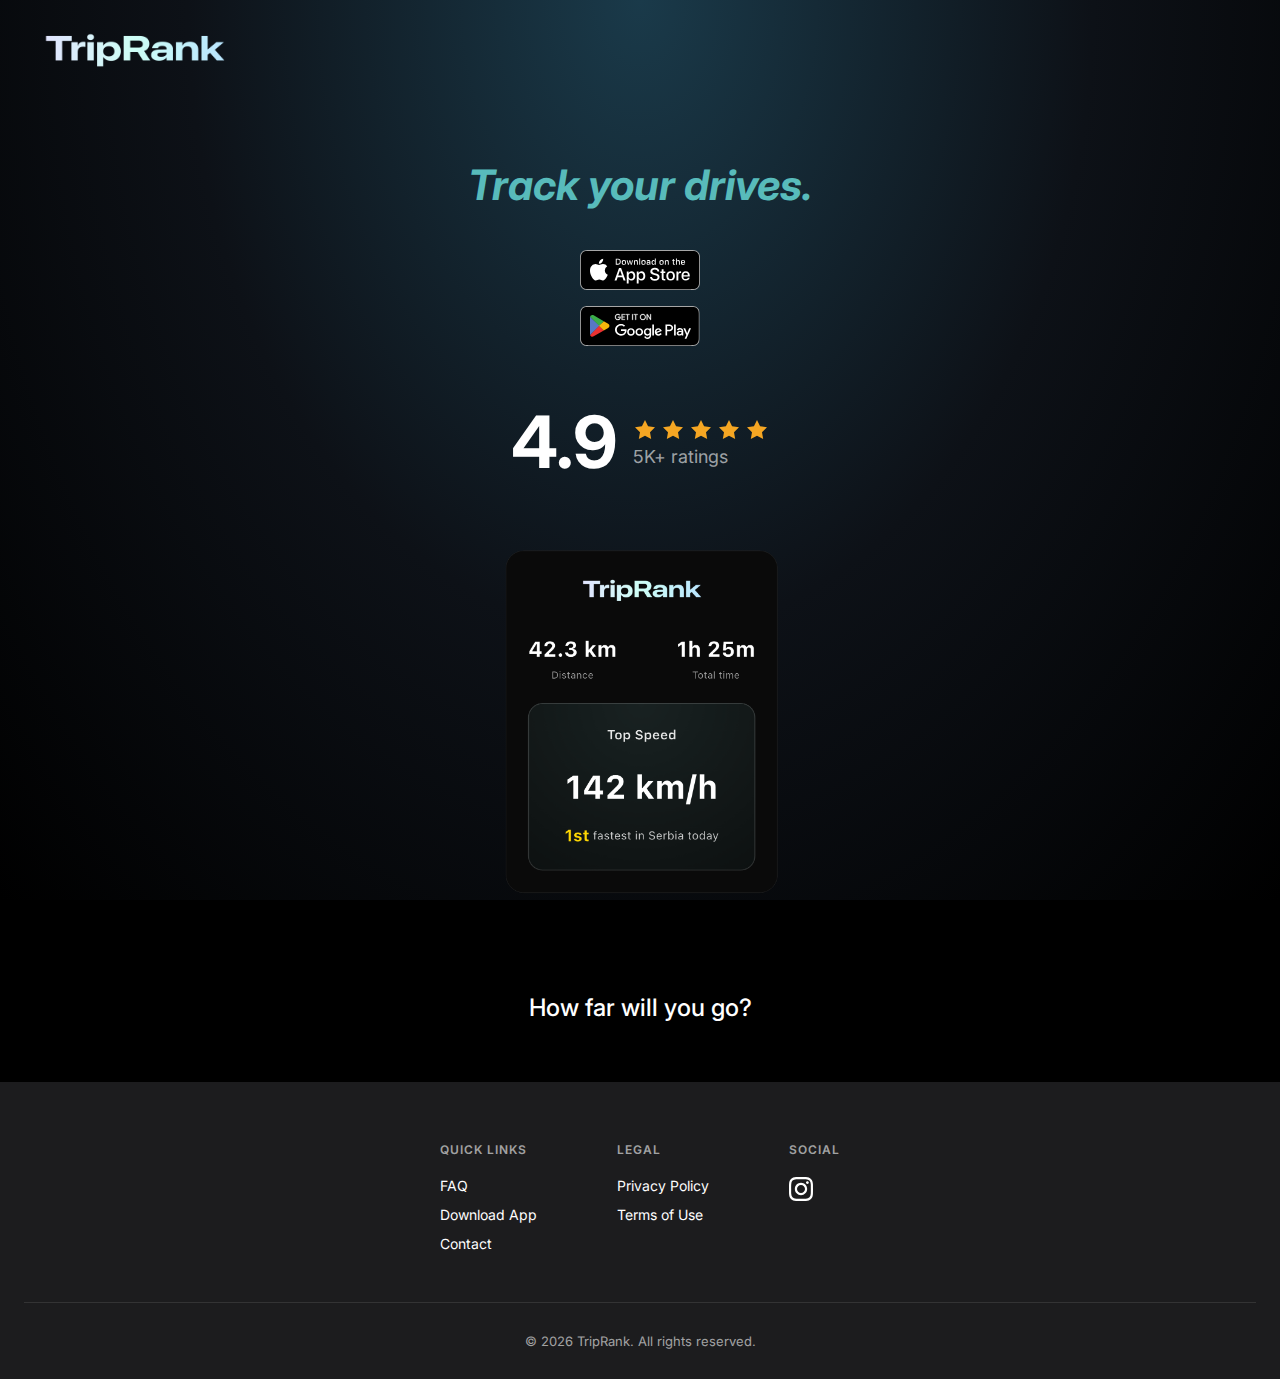
<file: index.html>
<!DOCTYPE html>
<html lang="en">
<head>
    <meta charset="UTF-8">
    <meta name="viewport" content="width=device-width, initial-scale=1.0">

    <!-- Primary Meta Tags -->
    <title>TripRank - Track Your Drives & Climb the Ranks</title>
    <meta name="title" content="TripRank - Track Your Drives & Climb the Ranks">
    <meta name="description" content="TripRank is the ultimate driving tracker app. Record your trips, track speed and distance, and compete with drivers worldwide. Download free for iOS and Android.">
    <meta name="keywords" content="driving tracker, trip tracker, speed tracker, driving app, car tracker, road trip app, driving statistics, driving ranks">
    <meta name="author" content="TripRank">
    <meta name="robots" content="index, follow">
    <link rel="canonical" href="https://triprank.co/">

    <!-- Open Graph / Facebook -->
    <meta property="og:type" content="website">
    <meta property="og:url" content="https://triprank.co/">
    <meta property="og:title" content="TripRank - Track Your Drives & Climb the Ranks">
    <meta property="og:description" content="TripRank is the ultimate driving tracker app. Record your trips, track speed and distance, and compete with drivers worldwide.">
    <meta property="og:image" content="https://triprank.co/assets/og-image.png">
    <meta property="og:site_name" content="TripRank">

    <!-- Twitter -->
    <meta name="twitter:card" content="summary_large_image">
    <meta name="twitter:url" content="https://triprank.co/">
    <meta name="twitter:title" content="TripRank - Track Your Drives & Climb the Ranks">
    <meta name="twitter:description" content="TripRank is the ultimate driving tracker app. Record your trips, track speed and distance, and compete with drivers worldwide.">
    <meta name="twitter:image" content="https://triprank.co/assets/og-image.png">

    <!-- App Links -->
    <meta property="al:ios:app_store_id" content="6757245082">
    <meta property="al:ios:app_name" content="TripRank">
    <meta property="al:android:package" content="io.uros.triprank">
    <meta property="al:android:app_name" content="TripRank">

    <link rel="stylesheet" href="styles.css">
    <link rel="preconnect" href="https://fonts.googleapis.com">
    <link rel="preconnect" href="https://fonts.gstatic.com" crossorigin>
    <link href="https://fonts.googleapis.com/css2?family=Inter:wght@400;500;600;700;800;900&display=swap" rel="stylesheet">
    <link rel="icon" type="image/svg+xml" href="assets/favicon.svg">
    <link rel="apple-touch-icon" href="assets/apple-touch-icon.png">

    <!-- Structured Data -->
    <script type="application/ld+json">
    {
        "@context": "https://schema.org",
        "@type": "MobileApplication",
        "name": "TripRank",
        "description": "Track your drives and climb the ranks. The ultimate driving tracker app for iOS and Android.",
        "operatingSystem": "iOS, Android",
        "applicationCategory": "LifestyleApplication",
        "aggregateRating": {
            "@type": "AggregateRating",
            "ratingValue": "4.9",
            "ratingCount": "5000"
        },
        "offers": {
            "@type": "Offer",
            "price": "0",
            "priceCurrency": "USD"
        }
    }
    </script>
</head>
<body>
    <!-- Header with Logo -->
    <header class="header">
        <a href="/">
            <img src="assets/logo_no_bg.png" alt="TripRank Logo" class="logo">
        </a>
    </header>

    <!-- Hero Section -->
    <main class="hero">
        <!-- Tagline -->
        <h1 class="tagline">Track your drives.</h1>

        <!-- App Store Badges - Stacked -->
        <div class="store-badges">
            <img src="assets/app-store.svg" alt="Download on the App Store" class="store-badge" onclick="return openAppStore('ios')" style="cursor: pointer;" role="button" aria-label="Download TripRank on the App Store">
            <img src="assets/google-play.svg" alt="Get it on Google Play" class="store-badge" onclick="return openAppStore('android')" style="cursor: pointer;" role="button" aria-label="Get TripRank on Google Play">
        </div>

        <!-- Social Proof -->
        <div class="social-proof">
            <span class="rating-score">4.9</span>
            <div class="rating-right">
                <div class="stars" role="img" aria-label="4.9 out of 5 stars">
                    <svg width="24" height="24" viewBox="0 0 24 24" fill="#F5A623"><path d="M12 2l3.09 6.26L22 9.27l-5 4.87 1.18 6.88L12 17.77l-6.18 3.25L7 14.14 2 9.27l6.91-1.01L12 2z"/></svg>
                    <svg width="24" height="24" viewBox="0 0 24 24" fill="#F5A623"><path d="M12 2l3.09 6.26L22 9.27l-5 4.87 1.18 6.88L12 17.77l-6.18 3.25L7 14.14 2 9.27l6.91-1.01L12 2z"/></svg>
                    <svg width="24" height="24" viewBox="0 0 24 24" fill="#F5A623"><path d="M12 2l3.09 6.26L22 9.27l-5 4.87 1.18 6.88L12 17.77l-6.18 3.25L7 14.14 2 9.27l6.91-1.01L12 2z"/></svg>
                    <svg width="24" height="24" viewBox="0 0 24 24" fill="#F5A623"><path d="M12 2l3.09 6.26L22 9.27l-5 4.87 1.18 6.88L12 17.77l-6.18 3.25L7 14.14 2 9.27l6.91-1.01L12 2z"/></svg>
                    <svg width="24" height="24" viewBox="0 0 24 24" fill="#F5A623"><path d="M12 2l3.09 6.26L22 9.27l-5 4.87 1.18 6.88L12 17.77l-6.18 3.25L7 14.14 2 9.27l6.91-1.01L12 2z"/></svg>
                </div>
                <span class="rating-count">5K+ ratings</span>
            </div>
        </div>

        <!-- App Screenshot -->
        <div class="hero-image">
            <img src="assets/ranks.png" alt="TripRank App showing driving ranks and statistics" class="ranks-image">
        </div>

        <!-- CTA Question -->
        <p class="cta-text">How far will you go?</p>
    </main>

    <!-- Footer -->
    <footer class="footer">
        <div class="footer-links">
            <div class="footer-column">
                <h4>Quick Links</h4>
                <a href="faq.html">FAQ</a>
                <a href="#" onclick="openAppStore('ios'); return false;">Download App</a>
                <a href="contact.html">Contact</a>
            </div>

            <div class="footer-column">
                <h4>Legal</h4>
                <a href="privacy.html">Privacy Policy</a>
                <a href="terms.html">Terms of Use</a>
            </div>

            <div class="footer-column">
                <h4>Social</h4>
                <div class="social-icons">
                    <a href="https://instagram.com/triprank.app" target="_blank" rel="noopener" aria-label="Follow TripRank on Instagram">
                        <svg width="24" height="24" viewBox="0 0 24 24" fill="currentColor">
                            <path d="M12 2.163c3.204 0 3.584.012 4.85.07 3.252.148 4.771 1.691 4.919 4.919.058 1.265.069 1.645.069 4.849 0 3.205-.012 3.584-.069 4.849-.149 3.225-1.664 4.771-4.919 4.919-1.266.058-1.644.07-4.85.07-3.204 0-3.584-.012-4.849-.07-3.26-.149-4.771-1.699-4.919-4.92-.058-1.265-.07-1.644-.07-4.849 0-3.204.013-3.583.07-4.849.149-3.227 1.664-4.771 4.919-4.919 1.266-.057 1.645-.069 4.849-.069zm0-2.163c-3.259 0-3.667.014-4.947.072-4.358.2-6.78 2.618-6.98 6.98-.059 1.281-.073 1.689-.073 4.948 0 3.259.014 3.668.072 4.948.2 4.358 2.618 6.78 6.98 6.98 1.281.058 1.689.072 4.948.072 3.259 0 3.668-.014 4.948-.072 4.354-.2 6.782-2.618 6.979-6.98.059-1.28.073-1.689.073-4.948 0-3.259-.014-3.667-.072-4.947-.196-4.354-2.617-6.78-6.979-6.98-1.281-.059-1.69-.073-4.949-.073zm0 5.838c-3.403 0-6.162 2.759-6.162 6.162s2.759 6.163 6.162 6.163 6.162-2.759 6.162-6.163c0-3.403-2.759-6.162-6.162-6.162zm0 10.162c-2.209 0-4-1.79-4-4 0-2.209 1.791-4 4-4s4 1.791 4 4c0 2.21-1.791 4-4 4zm6.406-11.845c-.796 0-1.441.645-1.441 1.44s.645 1.44 1.441 1.44c.795 0 1.439-.645 1.439-1.44s-.644-1.44-1.439-1.44z"/>
                        </svg>
                    </a>
                </div>
            </div>
        </div>

        <div class="copyright">
            <p>&copy; 2026 TripRank. All rights reserved.</p>
        </div>
    </footer>

    <!-- App Store Link Handler -->
    <script src="app-store.js"></script>
</body>
</html>
</file>
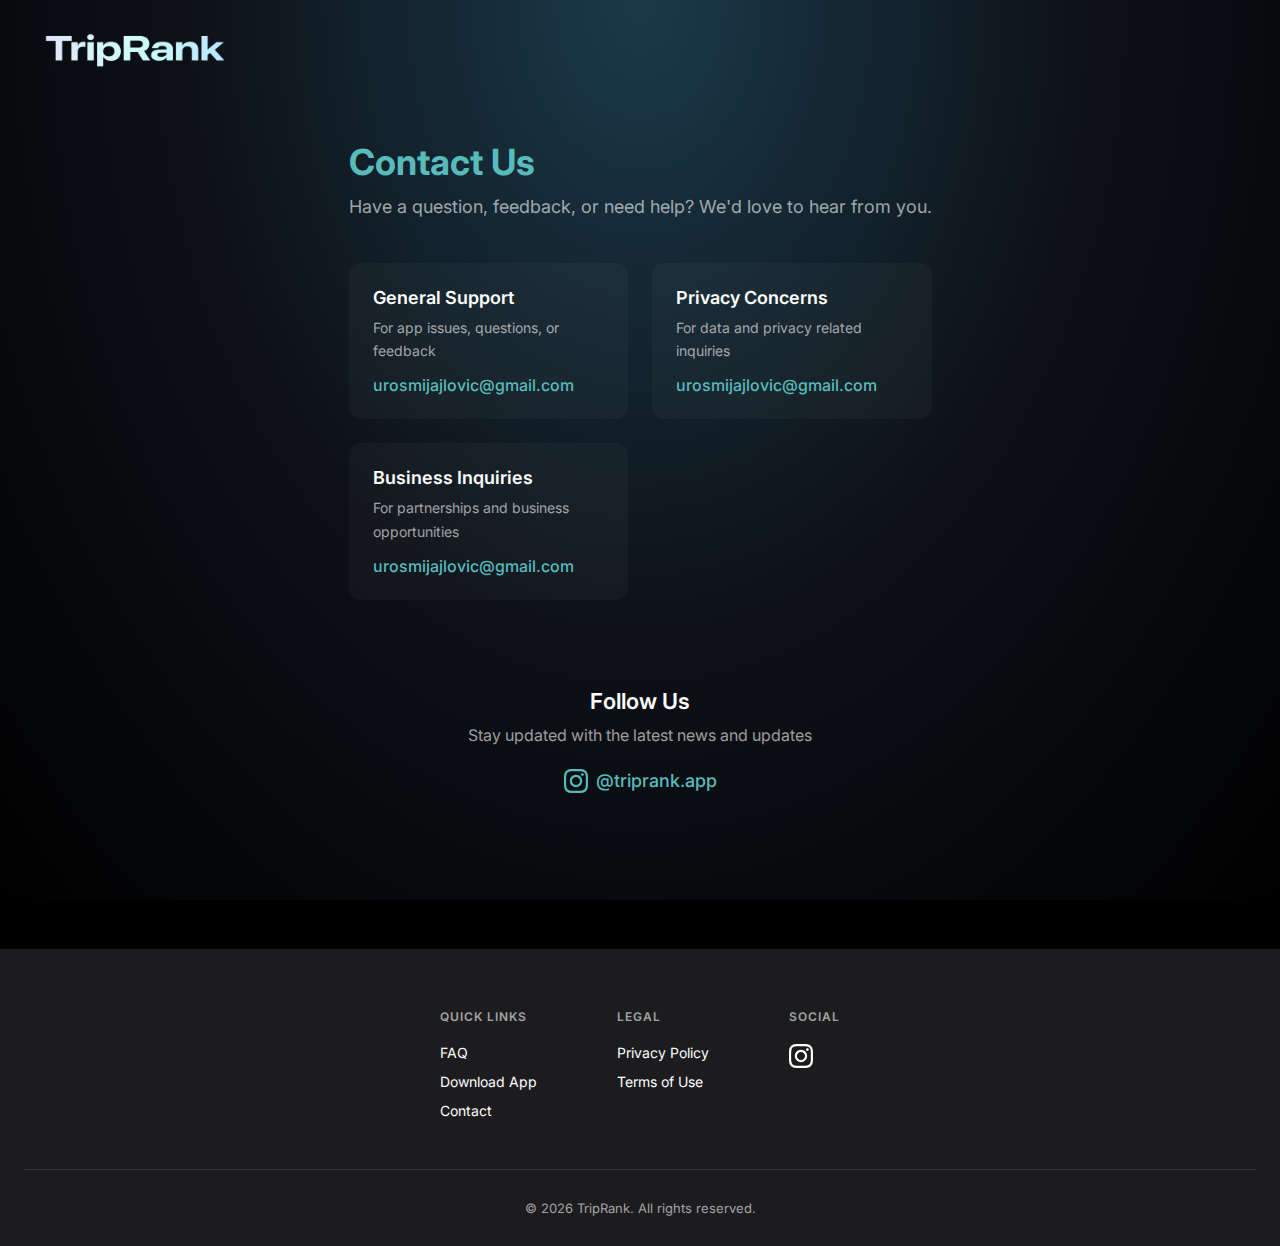
<file: contact.html>
<!DOCTYPE html>
<html lang="en">
<head>
    <meta charset="UTF-8">
    <meta name="viewport" content="width=device-width, initial-scale=1.0">

    <!-- Primary Meta Tags -->
    <title>Contact Us - TripRank</title>
    <meta name="title" content="Contact Us - TripRank">
    <meta name="description" content="Get in touch with TripRank. Contact us for support, feedback, business inquiries, or privacy concerns.">
    <meta name="robots" content="index, follow">
    <link rel="canonical" href="https://triprank.co/contact.html">

    <!-- Open Graph / Facebook -->
    <meta property="og:type" content="website">
    <meta property="og:url" content="https://triprank.co/contact.html">
    <meta property="og:title" content="Contact Us - TripRank">
    <meta property="og:description" content="Get in touch with TripRank for support, feedback, or business inquiries.">
    <meta property="og:image" content="https://triprank.co/assets/og-image.png">
    <link rel="stylesheet" href="styles.css">
    <link rel="preconnect" href="https://fonts.googleapis.com">
    <link rel="preconnect" href="https://fonts.gstatic.com" crossorigin>
    <link href="https://fonts.googleapis.com/css2?family=Inter:wght@400;500;600;700;800;900&display=swap" rel="stylesheet">
    <link rel="icon" type="image/svg+xml" href="assets/favicon.svg">
</head>
<body>
    <header class="header">
        <a href="/">
            <img src="assets/logo_no_bg.png" alt="TripRank" class="logo">
        </a>
    </header>

    <main class="page-content contact-page">
        <h1>Contact Us</h1>
        <p class="contact-intro">Have a question, feedback, or need help? We'd love to hear from you.</p>

        <div class="contact-options">
            <div class="contact-card">
                <h2>General Support</h2>
                <p>For app issues, questions, or feedback</p>
                <a href="mailto:urosmijajlovic@gmail.com" class="contact-link">urosmijajlovic@gmail.com</a>
            </div>

            <div class="contact-card">
                <h2>Privacy Concerns</h2>
                <p>For data and privacy related inquiries</p>
                <a href="mailto:urosmijajlovic@gmail.com" class="contact-link">urosmijajlovic@gmail.com</a>
            </div>

            <div class="contact-card">
                <h2>Business Inquiries</h2>
                <p>For partnerships and business opportunities</p>
                <a href="mailto:urosmijajlovic@gmail.com" class="contact-link">urosmijajlovic@gmail.com</a>
            </div>
        </div>

        <section class="social-contact">
            <h2>Follow Us</h2>
            <p>Stay updated with the latest news and updates</p>
            <a href="https://instagram.com/triprank.app" target="_blank" rel="noopener" class="instagram-link">
                <svg width="24" height="24" viewBox="0 0 24 24" fill="currentColor">
                    <path d="M12 2.163c3.204 0 3.584.012 4.85.07 3.252.148 4.771 1.691 4.919 4.919.058 1.265.069 1.645.069 4.849 0 3.205-.012 3.584-.069 4.849-.149 3.225-1.664 4.771-4.919 4.919-1.266.058-1.644.07-4.85.07-3.204 0-3.584-.012-4.849-.07-3.26-.149-4.771-1.699-4.919-4.92-.058-1.265-.07-1.644-.07-4.849 0-3.204.013-3.583.07-4.849.149-3.227 1.664-4.771 4.919-4.919 1.266-.057 1.645-.069 4.849-.069zm0-2.163c-3.259 0-3.667.014-4.947.072-4.358.2-6.78 2.618-6.98 6.98-.059 1.281-.073 1.689-.073 4.948 0 3.259.014 3.668.072 4.948.2 4.358 2.618 6.78 6.98 6.98 1.281.058 1.689.072 4.948.072 3.259 0 3.668-.014 4.948-.072 4.354-.2 6.782-2.618 6.979-6.98.059-1.28.073-1.689.073-4.948 0-3.259-.014-3.667-.072-4.947-.196-4.354-2.617-6.78-6.979-6.98-1.281-.059-1.69-.073-4.949-.073zm0 5.838c-3.403 0-6.162 2.759-6.162 6.162s2.759 6.163 6.162 6.163 6.162-2.759 6.162-6.163c0-3.403-2.759-6.162-6.162-6.162zm0 10.162c-2.209 0-4-1.79-4-4 0-2.209 1.791-4 4-4s4 1.791 4 4c0 2.21-1.791 4-4 4zm6.406-11.845c-.796 0-1.441.645-1.441 1.44s.645 1.44 1.441 1.44c.795 0 1.439-.645 1.439-1.44s-.644-1.44-1.439-1.44z"/>
                </svg>
                @triprank.app
            </a>
        </section>
    </main>

    <footer class="footer">
        <div class="footer-links">
            <div class="footer-column">
                <h4>Quick Links</h4>
                <a href="faq.html">FAQ</a>
                <a href="https://apps.apple.com/us/app/triprank-speed-tracker/id6757245082" onclick="openAppStore(event, 'ios')">Download App</a>
                <a href="contact.html">Contact</a>
            </div>
            <div class="footer-column">
                <h4>Legal</h4>
                <a href="privacy.html">Privacy Policy</a>
                <a href="terms.html">Terms of Use</a>
            </div>
            <div class="footer-column">
                <h4>Social</h4>
                <div class="social-icons">
                    <a href="https://instagram.com/triprank.app" target="_blank" rel="noopener" aria-label="Instagram">
                        <svg width="24" height="24" viewBox="0 0 24 24" fill="currentColor">
                            <path d="M12 2.163c3.204 0 3.584.012 4.85.07 3.252.148 4.771 1.691 4.919 4.919.058 1.265.069 1.645.069 4.849 0 3.205-.012 3.584-.069 4.849-.149 3.225-1.664 4.771-4.919 4.919-1.266.058-1.644.07-4.85.07-3.204 0-3.584-.012-4.849-.07-3.26-.149-4.771-1.699-4.919-4.92-.058-1.265-.07-1.644-.07-4.849 0-3.204.013-3.583.07-4.849.149-3.227 1.664-4.771 4.919-4.919 1.266-.057 1.645-.069 4.849-.069zm0-2.163c-3.259 0-3.667.014-4.947.072-4.358.2-6.78 2.618-6.98 6.98-.059 1.281-.073 1.689-.073 4.948 0 3.259.014 3.668.072 4.948.2 4.358 2.618 6.78 6.98 6.98 1.281.058 1.689.072 4.948.072 3.259 0 3.668-.014 4.948-.072 4.354-.2 6.782-2.618 6.979-6.98.059-1.28.073-1.689.073-4.948 0-3.259-.014-3.667-.072-4.947-.196-4.354-2.617-6.78-6.979-6.98-1.281-.059-1.69-.073-4.949-.073zm0 5.838c-3.403 0-6.162 2.759-6.162 6.162s2.759 6.163 6.162 6.163 6.162-2.759 6.162-6.163c0-3.403-2.759-6.162-6.162-6.162zm0 10.162c-2.209 0-4-1.79-4-4 0-2.209 1.791-4 4-4s4 1.791 4 4c0 2.21-1.791 4-4 4zm6.406-11.845c-.796 0-1.441.645-1.441 1.44s.645 1.44 1.441 1.44c.795 0 1.439-.645 1.439-1.44s-.644-1.44-1.439-1.44z"/>
                        </svg>
                    </a>
                </div>
            </div>
        </div>
        <div class="copyright">
            <p>&copy; 2026 TripRank. All rights reserved.</p>
        </div>
    </footer>

    <!-- App Store Link Handler - Opens in new tab to work on TikTok -->
    <script>
        function openAppStore(event, platform) {
            event.preventDefault();
            
            const urls = {
                ios: 'https://apps.apple.com/us/app/triprank-speed-tracker/id6757245082?mt=8',
                android: 'https://play.google.com/store/apps/details?id=io.uros.triprank'
            };
            
            // Open in new tab - this works on TikTok and other platforms
            window.open(urls[platform], '_blank');
        }
    </script>
</body>
</html>
</file>
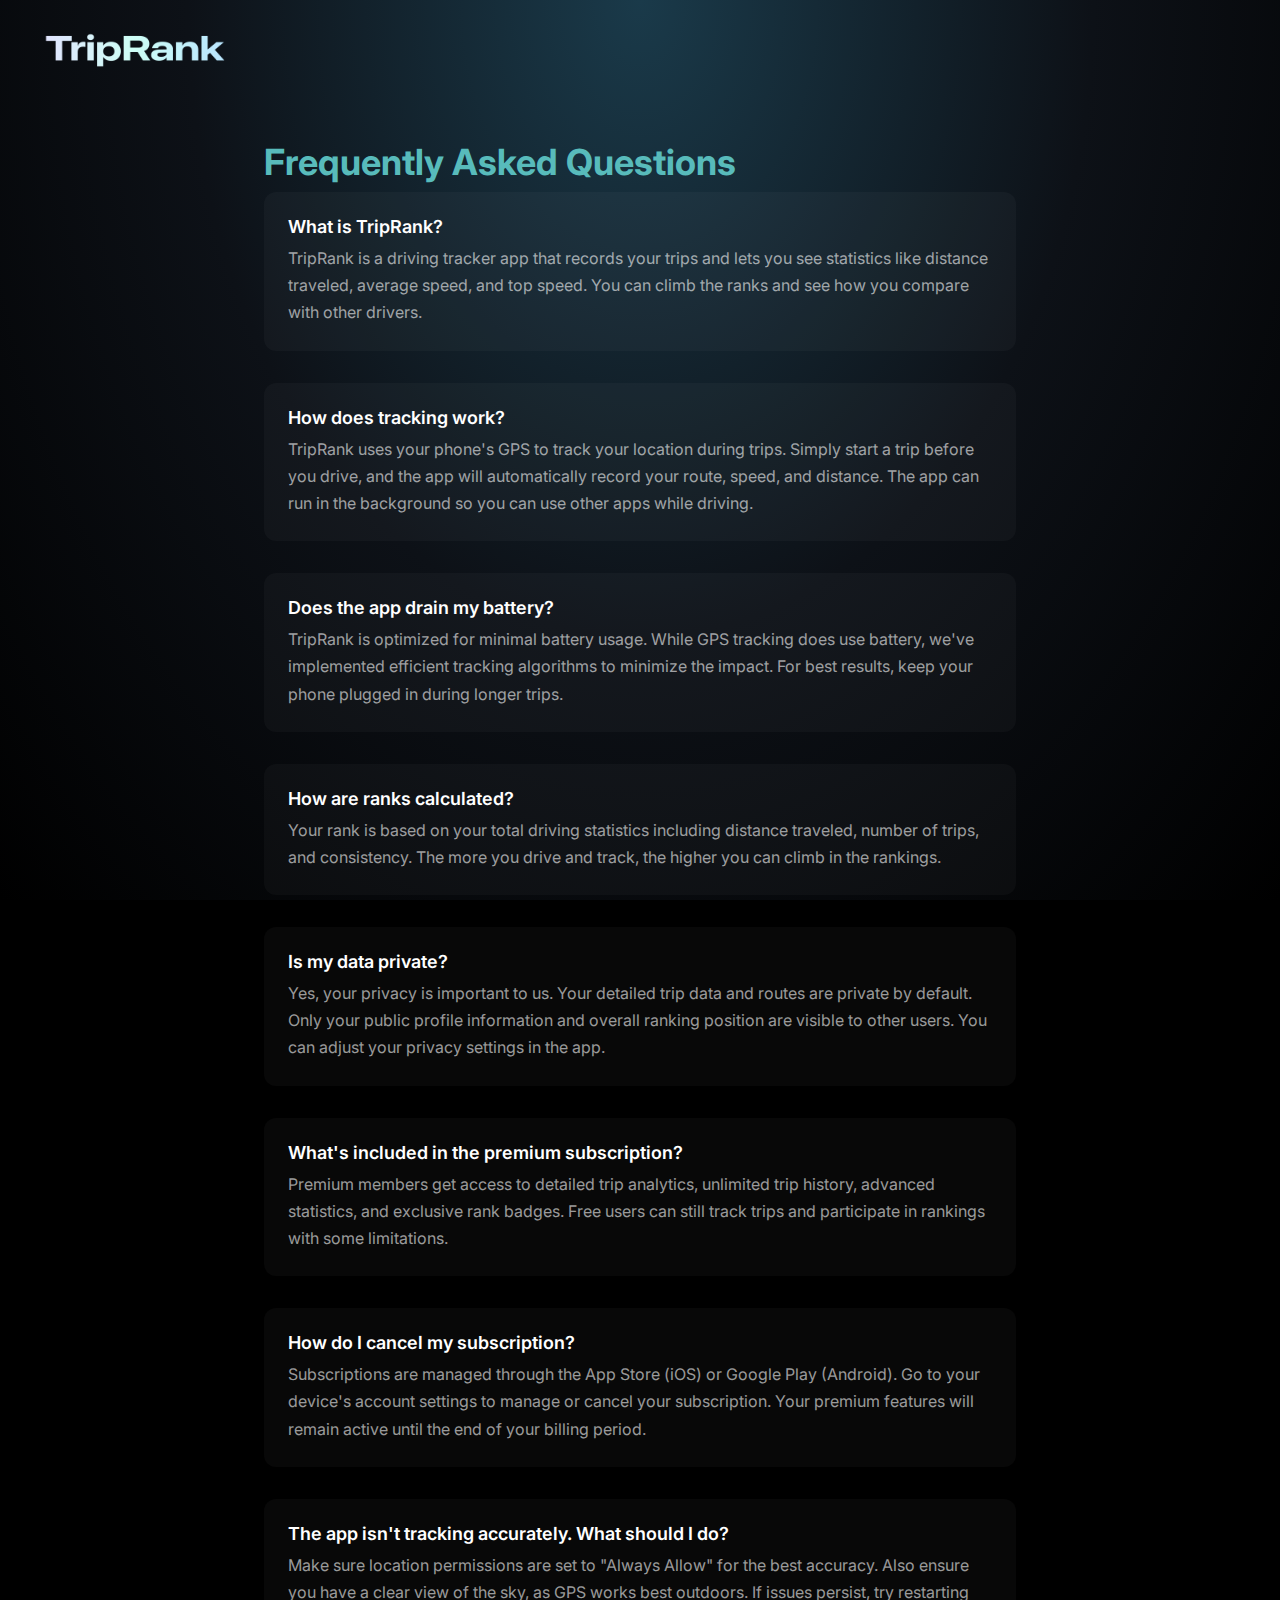
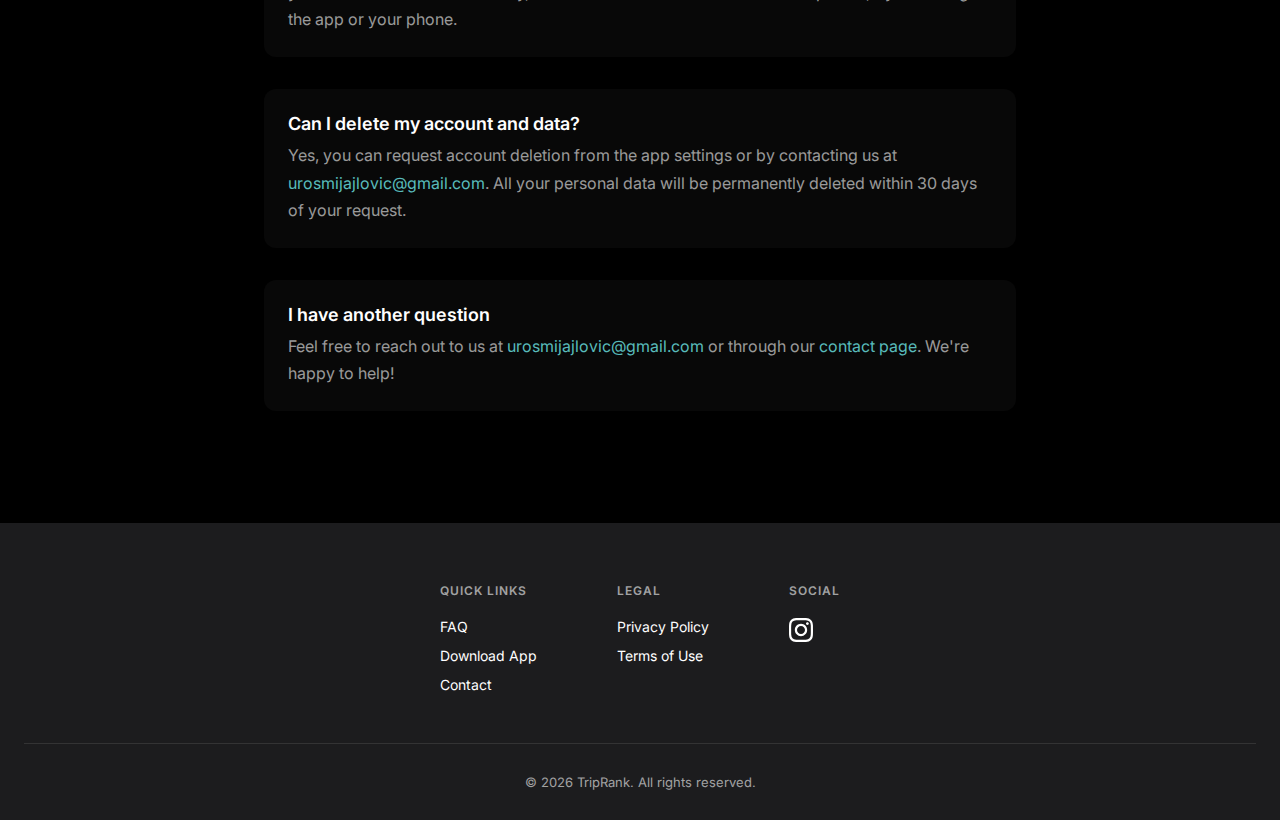
<file: faq.html>
<!DOCTYPE html>
<html lang="en">
<head>
    <meta charset="UTF-8">
    <meta name="viewport" content="width=device-width, initial-scale=1.0">

    <!-- Primary Meta Tags -->
    <title>FAQ - TripRank | Frequently Asked Questions</title>
    <meta name="title" content="FAQ - TripRank | Frequently Asked Questions">
    <meta name="description" content="Find answers to common questions about TripRank. Learn how tracking works, privacy settings, subscriptions, and more.">
    <meta name="robots" content="index, follow">
    <link rel="canonical" href="https://triprank.co/faq.html">

    <!-- Open Graph / Facebook -->
    <meta property="og:type" content="website">
    <meta property="og:url" content="https://triprank.co/faq.html">
    <meta property="og:title" content="FAQ - TripRank">
    <meta property="og:description" content="Find answers to common questions about TripRank. Learn how tracking works, privacy settings, and more.">
    <meta property="og:image" content="https://triprank.co/assets/og-image.png">
    <link rel="stylesheet" href="styles.css">
    <link rel="preconnect" href="https://fonts.googleapis.com">
    <link rel="preconnect" href="https://fonts.gstatic.com" crossorigin>
    <link href="https://fonts.googleapis.com/css2?family=Inter:wght@400;500;600;700;800;900&display=swap" rel="stylesheet">
    <link rel="icon" type="image/svg+xml" href="assets/favicon.svg">
</head>
<body>
    <header class="header">
        <a href="/">
            <img src="assets/logo_no_bg.png" alt="TripRank" class="logo">
        </a>
    </header>

    <main class="page-content">
        <h1>Frequently Asked Questions</h1>

        <section class="faq-item">
            <h2>What is TripRank?</h2>
            <p>TripRank is a driving tracker app that records your trips and lets you see statistics like distance traveled, average speed, and top speed. You can climb the ranks and see how you compare with other drivers.</p>
        </section>

        <section class="faq-item">
            <h2>How does tracking work?</h2>
            <p>TripRank uses your phone's GPS to track your location during trips. Simply start a trip before you drive, and the app will automatically record your route, speed, and distance. The app can run in the background so you can use other apps while driving.</p>
        </section>

        <section class="faq-item">
            <h2>Does the app drain my battery?</h2>
            <p>TripRank is optimized for minimal battery usage. While GPS tracking does use battery, we've implemented efficient tracking algorithms to minimize the impact. For best results, keep your phone plugged in during longer trips.</p>
        </section>

        <section class="faq-item">
            <h2>How are ranks calculated?</h2>
            <p>Your rank is based on your total driving statistics including distance traveled, number of trips, and consistency. The more you drive and track, the higher you can climb in the rankings.</p>
        </section>

        <section class="faq-item">
            <h2>Is my data private?</h2>
            <p>Yes, your privacy is important to us. Your detailed trip data and routes are private by default. Only your public profile information and overall ranking position are visible to other users. You can adjust your privacy settings in the app.</p>
        </section>

        <section class="faq-item">
            <h2>What's included in the premium subscription?</h2>
            <p>Premium members get access to detailed trip analytics, unlimited trip history, advanced statistics, and exclusive rank badges. Free users can still track trips and participate in rankings with some limitations.</p>
        </section>

        <section class="faq-item">
            <h2>How do I cancel my subscription?</h2>
            <p>Subscriptions are managed through the App Store (iOS) or Google Play (Android). Go to your device's account settings to manage or cancel your subscription. Your premium features will remain active until the end of your billing period.</p>
        </section>

        <section class="faq-item">
            <h2>The app isn't tracking accurately. What should I do?</h2>
            <p>Make sure location permissions are set to "Always Allow" for the best accuracy. Also ensure you have a clear view of the sky, as GPS works best outdoors. If issues persist, try restarting the app or your phone.</p>
        </section>

        <section class="faq-item">
            <h2>Can I delete my account and data?</h2>
            <p>Yes, you can request account deletion from the app settings or by contacting us at <a href="mailto:urosmijajlovic@gmail.com">urosmijajlovic@gmail.com</a>. All your personal data will be permanently deleted within 30 days of your request.</p>
        </section>

        <section class="faq-item">
            <h2>I have another question</h2>
            <p>Feel free to reach out to us at <a href="mailto:urosmijajlovic@gmail.com">urosmijajlovic@gmail.com</a> or through our <a href="contact.html">contact page</a>. We're happy to help!</p>
        </section>
    </main>

    <footer class="footer">
        <div class="footer-links">
            <div class="footer-column">
                <h4>Quick Links</h4>
                <a href="faq.html">FAQ</a>
                <a href="https://apps.apple.com/us/app/triprank-speed-tracker/id6757245082" onclick="openAppStore(event, 'ios')">Download App</a>
                <a href="contact.html">Contact</a>
            </div>
            <div class="footer-column">
                <h4>Legal</h4>
                <a href="privacy.html">Privacy Policy</a>
                <a href="terms.html">Terms of Use</a>
            </div>
            <div class="footer-column">
                <h4>Social</h4>
                <div class="social-icons">
                    <a href="https://instagram.com/triprank.app" target="_blank" rel="noopener" aria-label="Instagram">
                        <svg width="24" height="24" viewBox="0 0 24 24" fill="currentColor">
                            <path d="M12 2.163c3.204 0 3.584.012 4.85.07 3.252.148 4.771 1.691 4.919 4.919.058 1.265.069 1.645.069 4.849 0 3.205-.012 3.584-.069 4.849-.149 3.225-1.664 4.771-4.919 4.919-1.266.058-1.644.07-4.85.07-3.204 0-3.584-.012-4.849-.07-3.26-.149-4.771-1.699-4.919-4.92-.058-1.265-.07-1.644-.07-4.849 0-3.204.013-3.583.07-4.849.149-3.227 1.664-4.771 4.919-4.919 1.266-.057 1.645-.069 4.849-.069zm0-2.163c-3.259 0-3.667.014-4.947.072-4.358.2-6.78 2.618-6.98 6.98-.059 1.281-.073 1.689-.073 4.948 0 3.259.014 3.668.072 4.948.2 4.358 2.618 6.78 6.98 6.98 1.281.058 1.689.072 4.948.072 3.259 0 3.668-.014 4.948-.072 4.354-.2 6.782-2.618 6.979-6.98.059-1.28.073-1.689.073-4.948 0-3.259-.014-3.667-.072-4.947-.196-4.354-2.617-6.78-6.979-6.98-1.281-.059-1.69-.073-4.949-.073zm0 5.838c-3.403 0-6.162 2.759-6.162 6.162s2.759 6.163 6.162 6.163 6.162-2.759 6.162-6.163c0-3.403-2.759-6.162-6.162-6.162zm0 10.162c-2.209 0-4-1.79-4-4 0-2.209 1.791-4 4-4s4 1.791 4 4c0 2.21-1.791 4-4 4zm6.406-11.845c-.796 0-1.441.645-1.441 1.44s.645 1.44 1.441 1.44c.795 0 1.439-.645 1.439-1.44s-.644-1.44-1.439-1.44z"/>
                        </svg>
                    </a>
                </div>
            </div>
        </div>
        <div class="copyright">
            <p>&copy; 2026 TripRank. All rights reserved.</p>
        </div>
    </footer>

    <!-- App Store Link Handler - Opens in new tab to work on TikTok -->
    <script>
        function openAppStore(event, platform) {
            event.preventDefault();
            
            const urls = {
                ios: 'https://apps.apple.com/us/app/triprank-speed-tracker/id6757245082?mt=8',
                android: 'https://play.google.com/store/apps/details?id=io.uros.triprank'
            };
            
            // Open in new tab - this works on TikTok and other platforms
            window.open(urls[platform], '_blank');
        }
    </script>
</body>
</html>
</file>
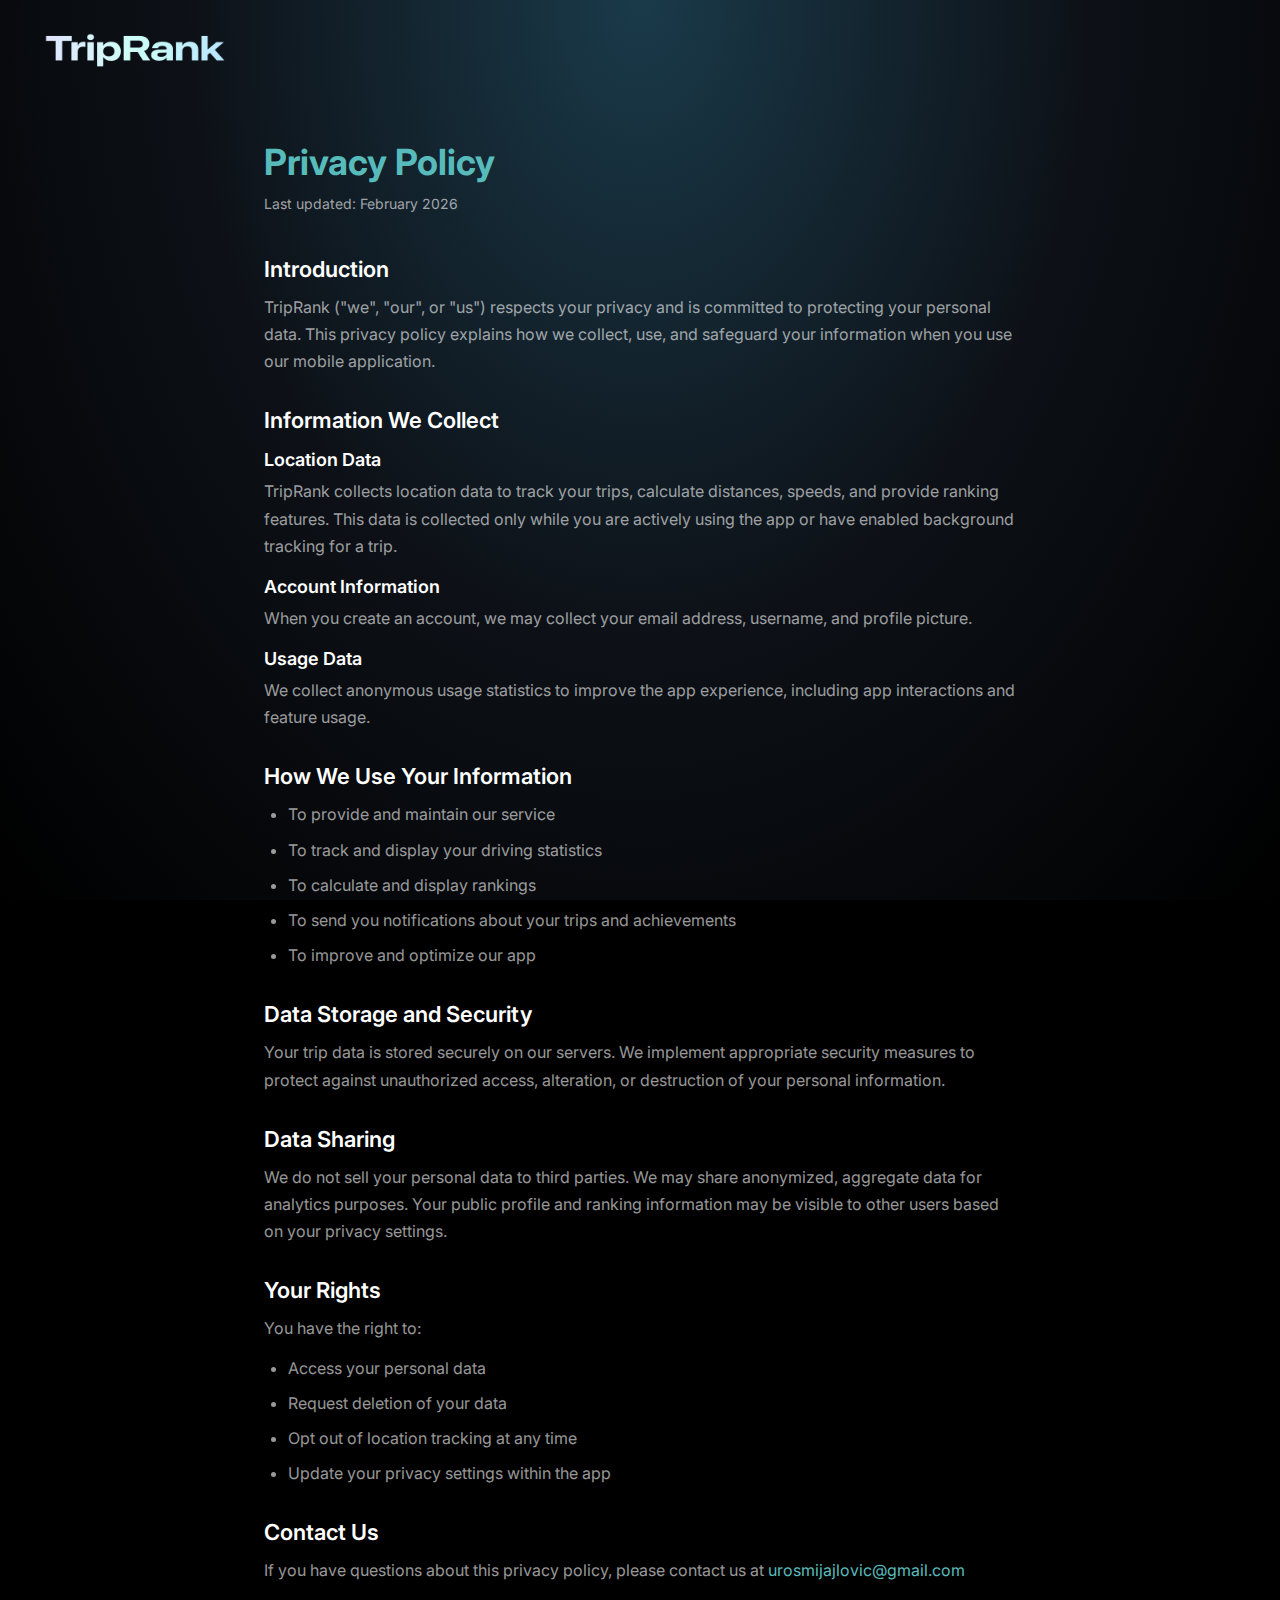
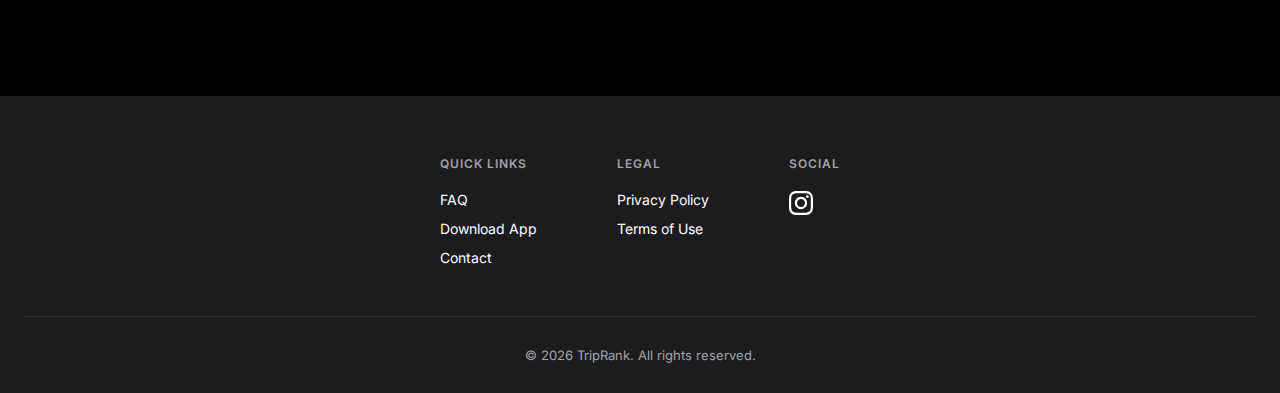
<file: privacy.html>
<!DOCTYPE html>
<html lang="en">
<head>
    <meta charset="UTF-8">
    <meta name="viewport" content="width=device-width, initial-scale=1.0">

    <!-- Primary Meta Tags -->
    <title>Privacy Policy - TripRank</title>
    <meta name="title" content="Privacy Policy - TripRank">
    <meta name="description" content="TripRank Privacy Policy. Learn how we collect, use, and protect your data when you use our driving tracker app.">
    <meta name="robots" content="index, follow">
    <link rel="canonical" href="https://triprank.co/privacy.html">

    <!-- Open Graph / Facebook -->
    <meta property="og:type" content="website">
    <meta property="og:url" content="https://triprank.co/privacy.html">
    <meta property="og:title" content="Privacy Policy - TripRank">
    <meta property="og:description" content="Learn how TripRank collects, uses, and protects your data.">
    <meta property="og:image" content="https://triprank.co/assets/og-image.png">
    <link rel="stylesheet" href="styles.css">
    <link rel="preconnect" href="https://fonts.googleapis.com">
    <link rel="preconnect" href="https://fonts.gstatic.com" crossorigin>
    <link href="https://fonts.googleapis.com/css2?family=Inter:wght@400;500;600;700;800;900&display=swap" rel="stylesheet">
    <link rel="icon" type="image/svg+xml" href="assets/favicon.svg">
</head>
<body>
    <header class="header">
        <a href="/">
            <img src="assets/logo_no_bg.png" alt="TripRank" class="logo">
        </a>
    </header>

    <main class="page-content">
        <h1>Privacy Policy</h1>
        <p class="last-updated">Last updated: February 2026</p>

        <section>
            <h2>Introduction</h2>
            <p>TripRank ("we", "our", or "us") respects your privacy and is committed to protecting your personal data. This privacy policy explains how we collect, use, and safeguard your information when you use our mobile application.</p>
        </section>

        <section>
            <h2>Information We Collect</h2>
            <h3>Location Data</h3>
            <p>TripRank collects location data to track your trips, calculate distances, speeds, and provide ranking features. This data is collected only while you are actively using the app or have enabled background tracking for a trip.</p>

            <h3>Account Information</h3>
            <p>When you create an account, we may collect your email address, username, and profile picture.</p>

            <h3>Usage Data</h3>
            <p>We collect anonymous usage statistics to improve the app experience, including app interactions and feature usage.</p>
        </section>

        <section>
            <h2>How We Use Your Information</h2>
            <ul>
                <li>To provide and maintain our service</li>
                <li>To track and display your driving statistics</li>
                <li>To calculate and display rankings</li>
                <li>To send you notifications about your trips and achievements</li>
                <li>To improve and optimize our app</li>
            </ul>
        </section>

        <section>
            <h2>Data Storage and Security</h2>
            <p>Your trip data is stored securely on our servers. We implement appropriate security measures to protect against unauthorized access, alteration, or destruction of your personal information.</p>
        </section>

        <section>
            <h2>Data Sharing</h2>
            <p>We do not sell your personal data to third parties. We may share anonymized, aggregate data for analytics purposes. Your public profile and ranking information may be visible to other users based on your privacy settings.</p>
        </section>

        <section>
            <h2>Your Rights</h2>
            <p>You have the right to:</p>
            <ul>
                <li>Access your personal data</li>
                <li>Request deletion of your data</li>
                <li>Opt out of location tracking at any time</li>
                <li>Update your privacy settings within the app</li>
            </ul>
        </section>

        <section>
            <h2>Contact Us</h2>
            <p>If you have questions about this privacy policy, please contact us at <a href="mailto:urosmijajlovic@gmail.com">urosmijajlovic@gmail.com</a></p>
        </section>
    </main>

    <footer class="footer">
        <div class="footer-links">
            <div class="footer-column">
                <h4>Quick Links</h4>
                <a href="faq.html">FAQ</a>
                <a href="https://apps.apple.com/us/app/triprank-speed-tracker/id6757245082" onclick="openAppStore(event, 'ios')">Download App</a>
                <a href="contact.html">Contact</a>
            </div>
            <div class="footer-column">
                <h4>Legal</h4>
                <a href="privacy.html">Privacy Policy</a>
                <a href="terms.html">Terms of Use</a>
            </div>
            <div class="footer-column">
                <h4>Social</h4>
                <div class="social-icons">
                    <a href="https://instagram.com/triprank.app" target="_blank" rel="noopener" aria-label="Instagram">
                        <svg width="24" height="24" viewBox="0 0 24 24" fill="currentColor">
                            <path d="M12 2.163c3.204 0 3.584.012 4.85.07 3.252.148 4.771 1.691 4.919 4.919.058 1.265.069 1.645.069 4.849 0 3.205-.012 3.584-.069 4.849-.149 3.225-1.664 4.771-4.919 4.919-1.266.058-1.644.07-4.85.07-3.204 0-3.584-.012-4.849-.07-3.26-.149-4.771-1.699-4.919-4.92-.058-1.265-.07-1.644-.07-4.849 0-3.204.013-3.583.07-4.849.149-3.227 1.664-4.771 4.919-4.919 1.266-.057 1.645-.069 4.849-.069zm0-2.163c-3.259 0-3.667.014-4.947.072-4.358.2-6.78 2.618-6.98 6.98-.059 1.281-.073 1.689-.073 4.948 0 3.259.014 3.668.072 4.948.2 4.358 2.618 6.78 6.98 6.98 1.281.058 1.689.072 4.948.072 3.259 0 3.668-.014 4.948-.072 4.354-.2 6.782-2.618 6.979-6.98.059-1.28.073-1.689.073-4.948 0-3.259-.014-3.667-.072-4.947-.196-4.354-2.617-6.78-6.979-6.98-1.281-.059-1.69-.073-4.949-.073zm0 5.838c-3.403 0-6.162 2.759-6.162 6.162s2.759 6.163 6.162 6.163 6.162-2.759 6.162-6.163c0-3.403-2.759-6.162-6.162-6.162zm0 10.162c-2.209 0-4-1.79-4-4 0-2.209 1.791-4 4-4s4 1.791 4 4c0 2.21-1.791 4-4 4zm6.406-11.845c-.796 0-1.441.645-1.441 1.44s.645 1.44 1.441 1.44c.795 0 1.439-.645 1.439-1.44s-.644-1.44-1.439-1.44z"/>
                        </svg>
                    </a>
                </div>
            </div>
        </div>
        <div class="copyright">
            <p>&copy; 2026 TripRank. All rights reserved.</p>
        </div>
    </footer>

    <script src="app-store.js"></script>
</body>
</html>
</file>
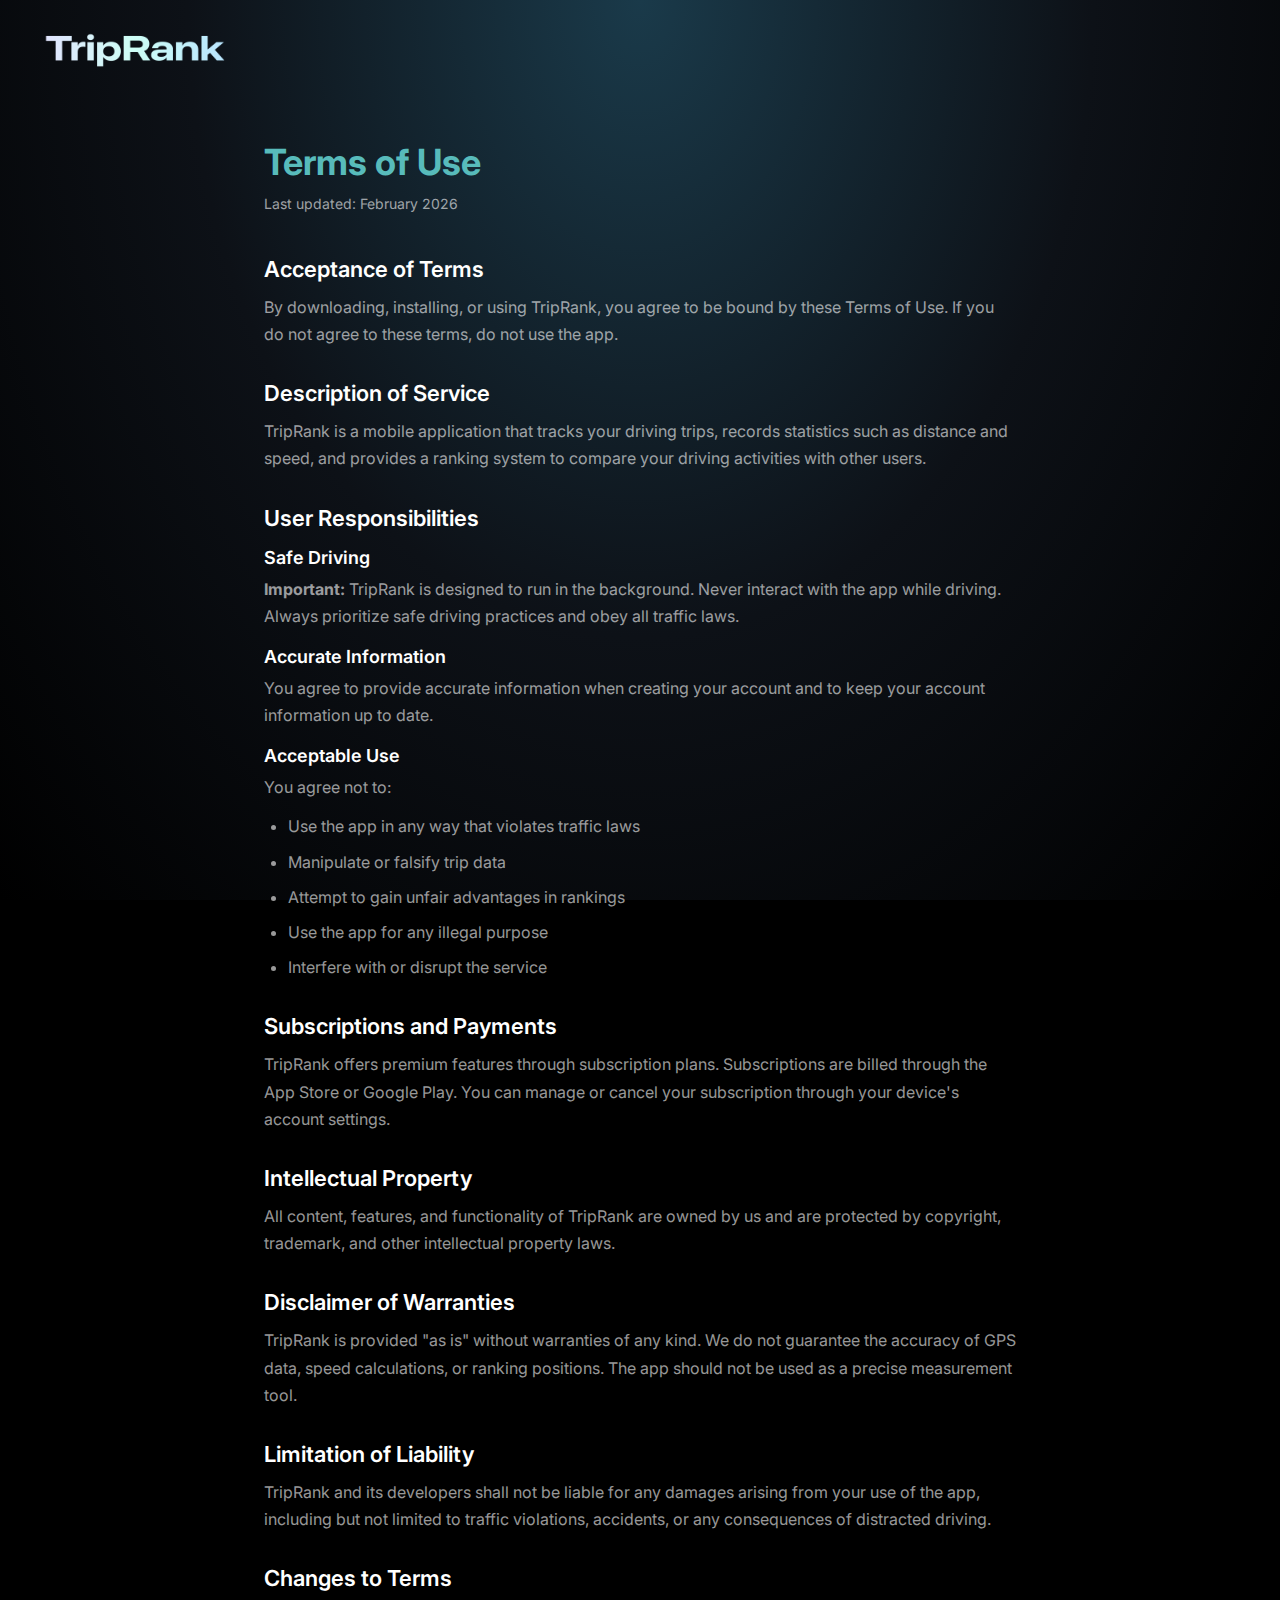
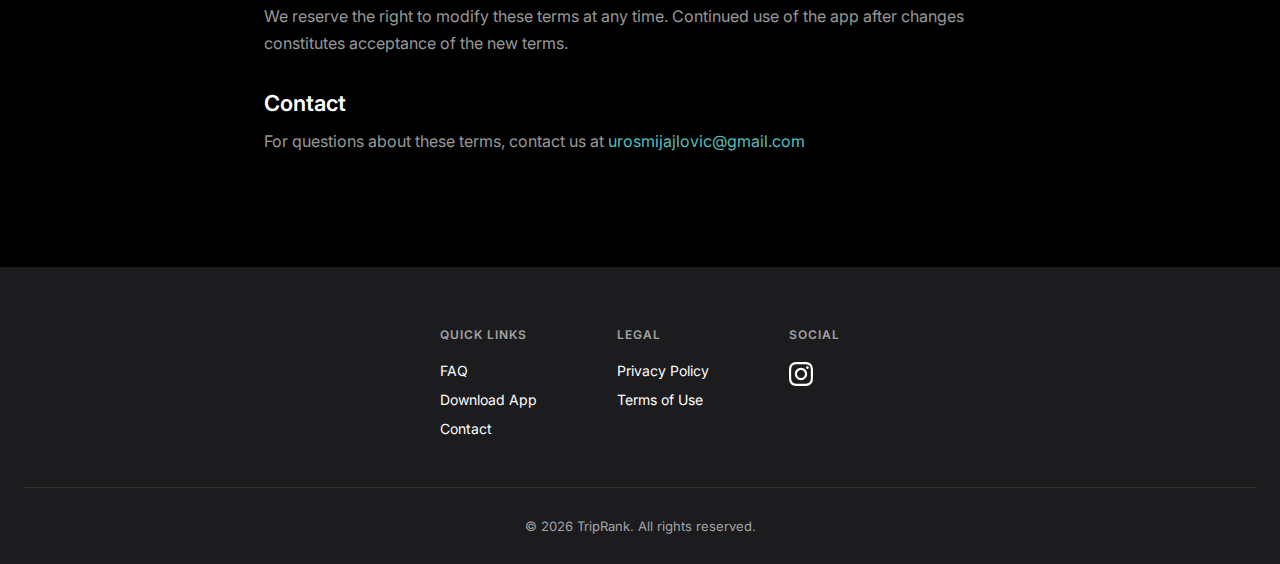
<file: terms.html>
<!DOCTYPE html>
<html lang="en">
<head>
    <meta charset="UTF-8">
    <meta name="viewport" content="width=device-width, initial-scale=1.0">

    <!-- Primary Meta Tags -->
    <title>Terms of Use - TripRank</title>
    <meta name="title" content="Terms of Use - TripRank">
    <meta name="description" content="TripRank Terms of Use. Read the terms and conditions for using our driving tracker app.">
    <meta name="robots" content="index, follow">
    <link rel="canonical" href="https://triprank.co/terms.html">

    <!-- Open Graph / Facebook -->
    <meta property="og:type" content="website">
    <meta property="og:url" content="https://triprank.co/terms.html">
    <meta property="og:title" content="Terms of Use - TripRank">
    <meta property="og:description" content="Read the terms and conditions for using TripRank.">
    <meta property="og:image" content="https://triprank.co/assets/og-image.png">
    <link rel="stylesheet" href="styles.css">
    <link rel="preconnect" href="https://fonts.googleapis.com">
    <link rel="preconnect" href="https://fonts.gstatic.com" crossorigin>
    <link href="https://fonts.googleapis.com/css2?family=Inter:wght@400;500;600;700;800;900&display=swap" rel="stylesheet">
    <link rel="icon" type="image/svg+xml" href="assets/favicon.svg">
</head>
<body>
    <header class="header">
        <a href="/">
            <img src="assets/logo_no_bg.png" alt="TripRank" class="logo">
        </a>
    </header>

    <main class="page-content">
        <h1>Terms of Use</h1>
        <p class="last-updated">Last updated: February 2026</p>

        <section>
            <h2>Acceptance of Terms</h2>
            <p>By downloading, installing, or using TripRank, you agree to be bound by these Terms of Use. If you do not agree to these terms, do not use the app.</p>
        </section>

        <section>
            <h2>Description of Service</h2>
            <p>TripRank is a mobile application that tracks your driving trips, records statistics such as distance and speed, and provides a ranking system to compare your driving activities with other users.</p>
        </section>

        <section>
            <h2>User Responsibilities</h2>
            <h3>Safe Driving</h3>
            <p><strong>Important:</strong> TripRank is designed to run in the background. Never interact with the app while driving. Always prioritize safe driving practices and obey all traffic laws.</p>

            <h3>Accurate Information</h3>
            <p>You agree to provide accurate information when creating your account and to keep your account information up to date.</p>

            <h3>Acceptable Use</h3>
            <p>You agree not to:</p>
            <ul>
                <li>Use the app in any way that violates traffic laws</li>
                <li>Manipulate or falsify trip data</li>
                <li>Attempt to gain unfair advantages in rankings</li>
                <li>Use the app for any illegal purpose</li>
                <li>Interfere with or disrupt the service</li>
            </ul>
        </section>

        <section>
            <h2>Subscriptions and Payments</h2>
            <p>TripRank offers premium features through subscription plans. Subscriptions are billed through the App Store or Google Play. You can manage or cancel your subscription through your device's account settings.</p>
        </section>

        <section>
            <h2>Intellectual Property</h2>
            <p>All content, features, and functionality of TripRank are owned by us and are protected by copyright, trademark, and other intellectual property laws.</p>
        </section>

        <section>
            <h2>Disclaimer of Warranties</h2>
            <p>TripRank is provided "as is" without warranties of any kind. We do not guarantee the accuracy of GPS data, speed calculations, or ranking positions. The app should not be used as a precise measurement tool.</p>
        </section>

        <section>
            <h2>Limitation of Liability</h2>
            <p>TripRank and its developers shall not be liable for any damages arising from your use of the app, including but not limited to traffic violations, accidents, or any consequences of distracted driving.</p>
        </section>

        <section>
            <h2>Changes to Terms</h2>
            <p>We reserve the right to modify these terms at any time. Continued use of the app after changes constitutes acceptance of the new terms.</p>
        </section>

        <section>
            <h2>Contact</h2>
            <p>For questions about these terms, contact us at <a href="mailto:urosmijajlovic@gmail.com">urosmijajlovic@gmail.com</a></p>
        </section>
    </main>

    <footer class="footer">
        <div class="footer-links">
            <div class="footer-column">
                <h4>Quick Links</h4>
                <a href="faq.html">FAQ</a>
                <a href="#" onclick="openAppStore('ios'); return false;">Download App</a>
                <a href="contact.html">Contact</a>
            </div>
            <div class="footer-column">
                <h4>Legal</h4>
                <a href="privacy.html">Privacy Policy</a>
                <a href="terms.html">Terms of Use</a>
            </div>
            <div class="footer-column">
                <h4>Social</h4>
                <div class="social-icons">
                    <a href="https://instagram.com/triprank.app" target="_blank" rel="noopener" aria-label="Instagram">
                        <svg width="24" height="24" viewBox="0 0 24 24" fill="currentColor">
                            <path d="M12 2.163c3.204 0 3.584.012 4.85.07 3.252.148 4.771 1.691 4.919 4.919.058 1.265.069 1.645.069 4.849 0 3.205-.012 3.584-.069 4.849-.149 3.225-1.664 4.771-4.919 4.919-1.266.058-1.644.07-4.85.07-3.204 0-3.584-.012-4.849-.07-3.26-.149-4.771-1.699-4.919-4.92-.058-1.265-.07-1.644-.07-4.849 0-3.204.013-3.583.07-4.849.149-3.227 1.664-4.771 4.919-4.919 1.266-.057 1.645-.069 4.849-.069zm0-2.163c-3.259 0-3.667.014-4.947.072-4.358.2-6.78 2.618-6.98 6.98-.059 1.281-.073 1.689-.073 4.948 0 3.259.014 3.668.072 4.948.2 4.358 2.618 6.78 6.98 6.98 1.281.058 1.689.072 4.948.072 3.259 0 3.668-.014 4.948-.072 4.354-.2 6.782-2.618 6.979-6.98.059-1.28.073-1.689.073-4.948 0-3.259-.014-3.667-.072-4.947-.196-4.354-2.617-6.78-6.979-6.98-1.281-.059-1.69-.073-4.949-.073zm0 5.838c-3.403 0-6.162 2.759-6.162 6.162s2.759 6.163 6.162 6.163 6.162-2.759 6.162-6.163c0-3.403-2.759-6.162-6.162-6.162zm0 10.162c-2.209 0-4-1.79-4-4 0-2.209 1.791-4 4-4s4 1.791 4 4c0 2.21-1.791 4-4 4zm6.406-11.845c-.796 0-1.441.645-1.441 1.44s.645 1.44 1.441 1.44c.795 0 1.439-.645 1.439-1.44s-.644-1.44-1.439-1.44z"/>
                        </svg>
                    </a>
                </div>
            </div>
        </div>
        <div class="copyright">
            <p>&copy; 2026 TripRank. All rights reserved.</p>
        </div>
    </footer>

    <!-- App Store Link Handler -->
    <script src="app-store.js"></script>
</body>
</html>
</file>
<file: styles.css>
/* Variables */
:root {
    --primary-teal: #58BBBB;
    --primary-teal-light: #6BC5C5;
    --primary-purple: #9D5CFF;
    --bg-dark: #0D1117;
    --surface-dark: #1C1C1E;
    --text-white: #FFFFFF;
    --text-gray: rgba(255, 255, 255, 0.6);
    --star-orange: #F5A623;
}

/* Reset */
* {
    margin: 0;
    padding: 0;
    box-sizing: border-box;
}

html, body {
    height: 100%;
}

body {
    font-family: 'Inter', -apple-system, BlinkMacSystemFont, sans-serif;
    background: #000000;
    background-image: radial-gradient(ellipse at 50% 0%, #1a3a4a 0%, #0D1117 50%, #000000 100%);
    background-repeat: no-repeat;
    background-size: 100% 100vh;
    color: var(--text-white);
    display: flex;
    flex-direction: column;
    min-height: 100vh;
}

/* Header */
.header {
    padding: 24px 32px;
}

.logo {
    height: 48px;
    width: auto;
}

/* Hero Section */
.hero {
    flex: 1;
    display: flex;
    flex-direction: column;
    align-items: center;
    text-align: center;
    padding: 60px 24px;
    gap: 40px;
}

/* Tagline */
.tagline {
    font-size: 42px;
    color: var(--primary-teal);
    font-weight: 700;
    font-style: italic;
    max-width: 500px;
    line-height: 1.2;
}

/* Store Badges - Stacked */
.store-badges {
    display: flex;
    flex-direction: column;
    gap: 16px;
    align-items: center;
}

.store-badge img {
    height: 56px;
    width: auto;
    transition: opacity 0.2s ease;
}

.store-badge:hover img {
    opacity: 0.8;
}

/* Social Proof */
.social-proof {
    display: flex;
    align-items: center;
    gap: 16px;
    margin-top: 20px;
}

.rating-score {
    font-size: 72px;
    font-weight: 700;
    line-height: 1;
}

.rating-right {
    display: flex;
    flex-direction: column;
    align-items: flex-start;
    gap: 4px;
}

.stars {
    display: flex;
    gap: 4px;
}

.rating-count {
    font-size: 18px;
    color: var(--text-gray);
}

/* Hero Image */
.hero-image {
    margin-top: 20px;
}

.ranks-image {
    max-width: 300px;
    width: 100%;
    height: auto;
}

/* CTA Text */
.cta-text {
    font-size: 24px;
    font-weight: 500;
    color: var(--text-white);
    margin-top: 40px;
}

/* Footer */
.footer {
    background-color: var(--surface-dark);
    padding: 60px 24px 30px;
}

.footer-links {
    max-width: 1000px;
    margin: 0 auto;
    display: flex;
    justify-content: center;
    gap: 80px;
    flex-wrap: wrap;
}

.footer-column {
    display: flex;
    flex-direction: column;
    gap: 12px;
}

.footer-column h4 {
    font-size: 12px;
    font-weight: 600;
    text-transform: uppercase;
    letter-spacing: 1px;
    color: var(--text-gray);
    margin-bottom: 8px;
}

.footer-column a {
    color: var(--text-white);
    text-decoration: none;
    font-size: 14px;
    transition: color 0.2s ease;
}

.footer-column a:hover {
    color: var(--primary-teal);
}

.social-icons {
    display: flex;
    gap: 16px;
}

.social-icons a {
    color: var(--text-white);
    transition: color 0.2s ease;
}

.social-icons a:hover {
    color: var(--primary-teal);
}

/* Copyright */
.copyright {
    text-align: center;
    margin-top: 50px;
    padding-top: 30px;
    border-top: 1px solid rgba(255, 255, 255, 0.1);
}

.copyright p {
    font-size: 13px;
    color: var(--text-gray);
}

/* Page Content (for subpages) */
.page-content {
    max-width: 800px;
    margin: 0 auto;
    padding: 40px 24px 80px;
}

.page-content h1 {
    font-size: 36px;
    font-weight: 700;
    color: var(--primary-teal);
    margin-bottom: 8px;
}

.page-content .last-updated {
    color: var(--text-gray);
    font-size: 14px;
    margin-bottom: 40px;
}

.page-content section {
    margin-bottom: 32px;
}

.page-content h2 {
    font-size: 22px;
    font-weight: 600;
    margin-bottom: 12px;
    color: var(--text-white);
}

.page-content h3 {
    font-size: 18px;
    font-weight: 600;
    margin: 16px 0 8px;
    color: var(--text-white);
}

.page-content p {
    color: var(--text-gray);
    line-height: 1.7;
    margin-bottom: 12px;
}

.page-content ul {
    color: var(--text-gray);
    line-height: 1.7;
    margin-left: 24px;
    margin-bottom: 12px;
}

.page-content li {
    margin-bottom: 8px;
}

.page-content a {
    color: var(--primary-teal);
    text-decoration: none;
}

.page-content a:hover {
    text-decoration: underline;
}

/* FAQ Page */
.faq-item {
    background: rgba(255, 255, 255, 0.03);
    border-radius: 12px;
    padding: 24px;
    margin-bottom: 16px;
}

.faq-item h2 {
    font-size: 18px;
    margin-bottom: 8px;
}

.faq-item p {
    margin-bottom: 0;
}

/* Contact Page */
.contact-page .contact-intro {
    font-size: 18px;
    margin-bottom: 40px;
}

.contact-options {
    display: grid;
    grid-template-columns: repeat(auto-fit, minmax(250px, 1fr));
    gap: 24px;
    margin-bottom: 48px;
}

.contact-card {
    background: rgba(255, 255, 255, 0.03);
    border-radius: 12px;
    padding: 24px;
}

.contact-card h2 {
    font-size: 18px;
    margin-bottom: 8px;
}

.contact-card p {
    font-size: 14px;
    margin-bottom: 12px;
}

.contact-link {
    color: var(--primary-teal);
    font-weight: 500;
}

.social-contact {
    text-align: center;
    padding: 40px 0;
}

.social-contact h2 {
    margin-bottom: 8px;
}

.social-contact p {
    margin-bottom: 20px;
}

.instagram-link {
    display: inline-flex;
    align-items: center;
    gap: 8px;
    color: var(--primary-teal);
    font-size: 18px;
    font-weight: 500;
}

.instagram-link:hover {
    text-decoration: none;
    opacity: 0.8;
}

/* Responsive */
@media (max-width: 768px) {
    .tagline {
        font-size: 32px;
    }

    .rating-score {
        font-size: 56px;
    }

    .cta-text {
        font-size: 20px;
    }

    .footer-links {
        gap: 40px;
    }
}

@media (max-width: 480px) {
    .header {
        padding: 16px 20px;
    }

    .logo {
        height: 40px;
    }

    .tagline {
        font-size: 28px;
    }

    .store-badge img {
        height: 48px;
    }

    .rating-score {
        font-size: 48px;
    }

    .stars svg {
        width: 20px;
        height: 20px;
    }
}
</file>
